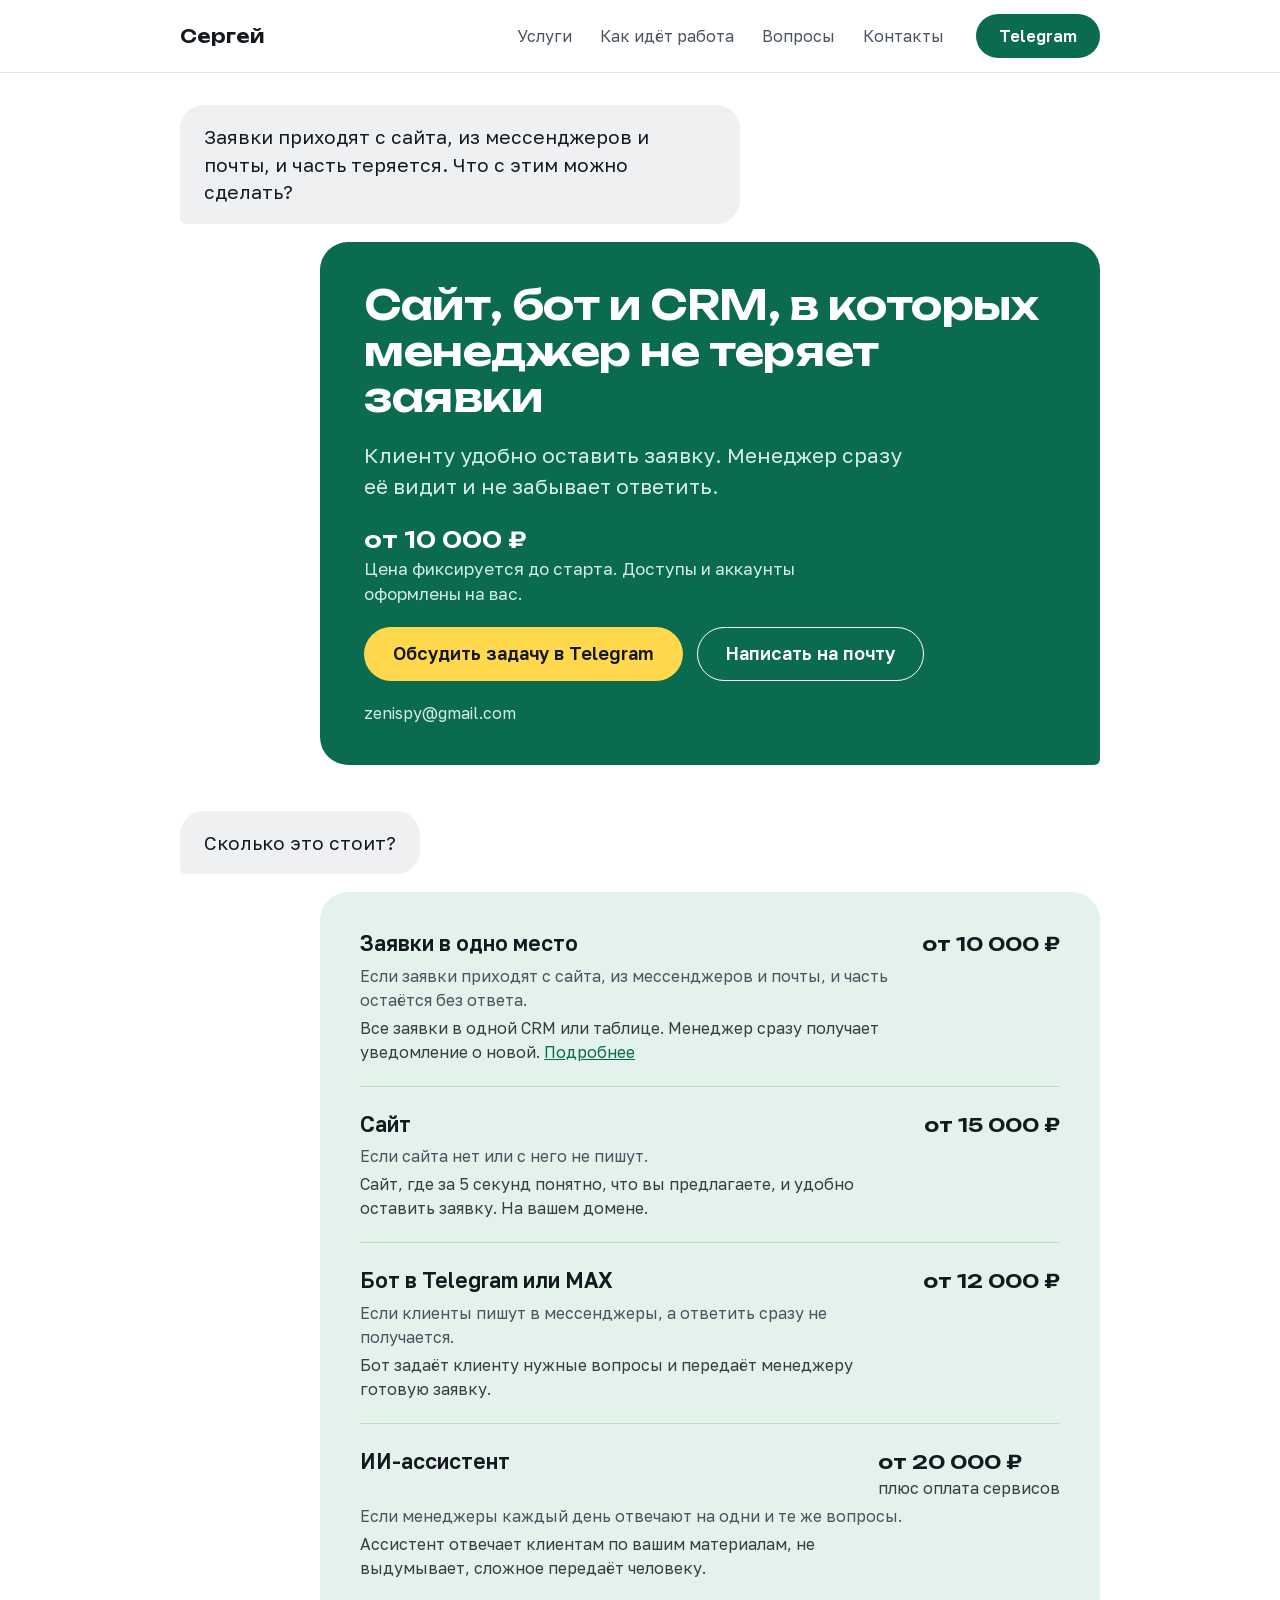
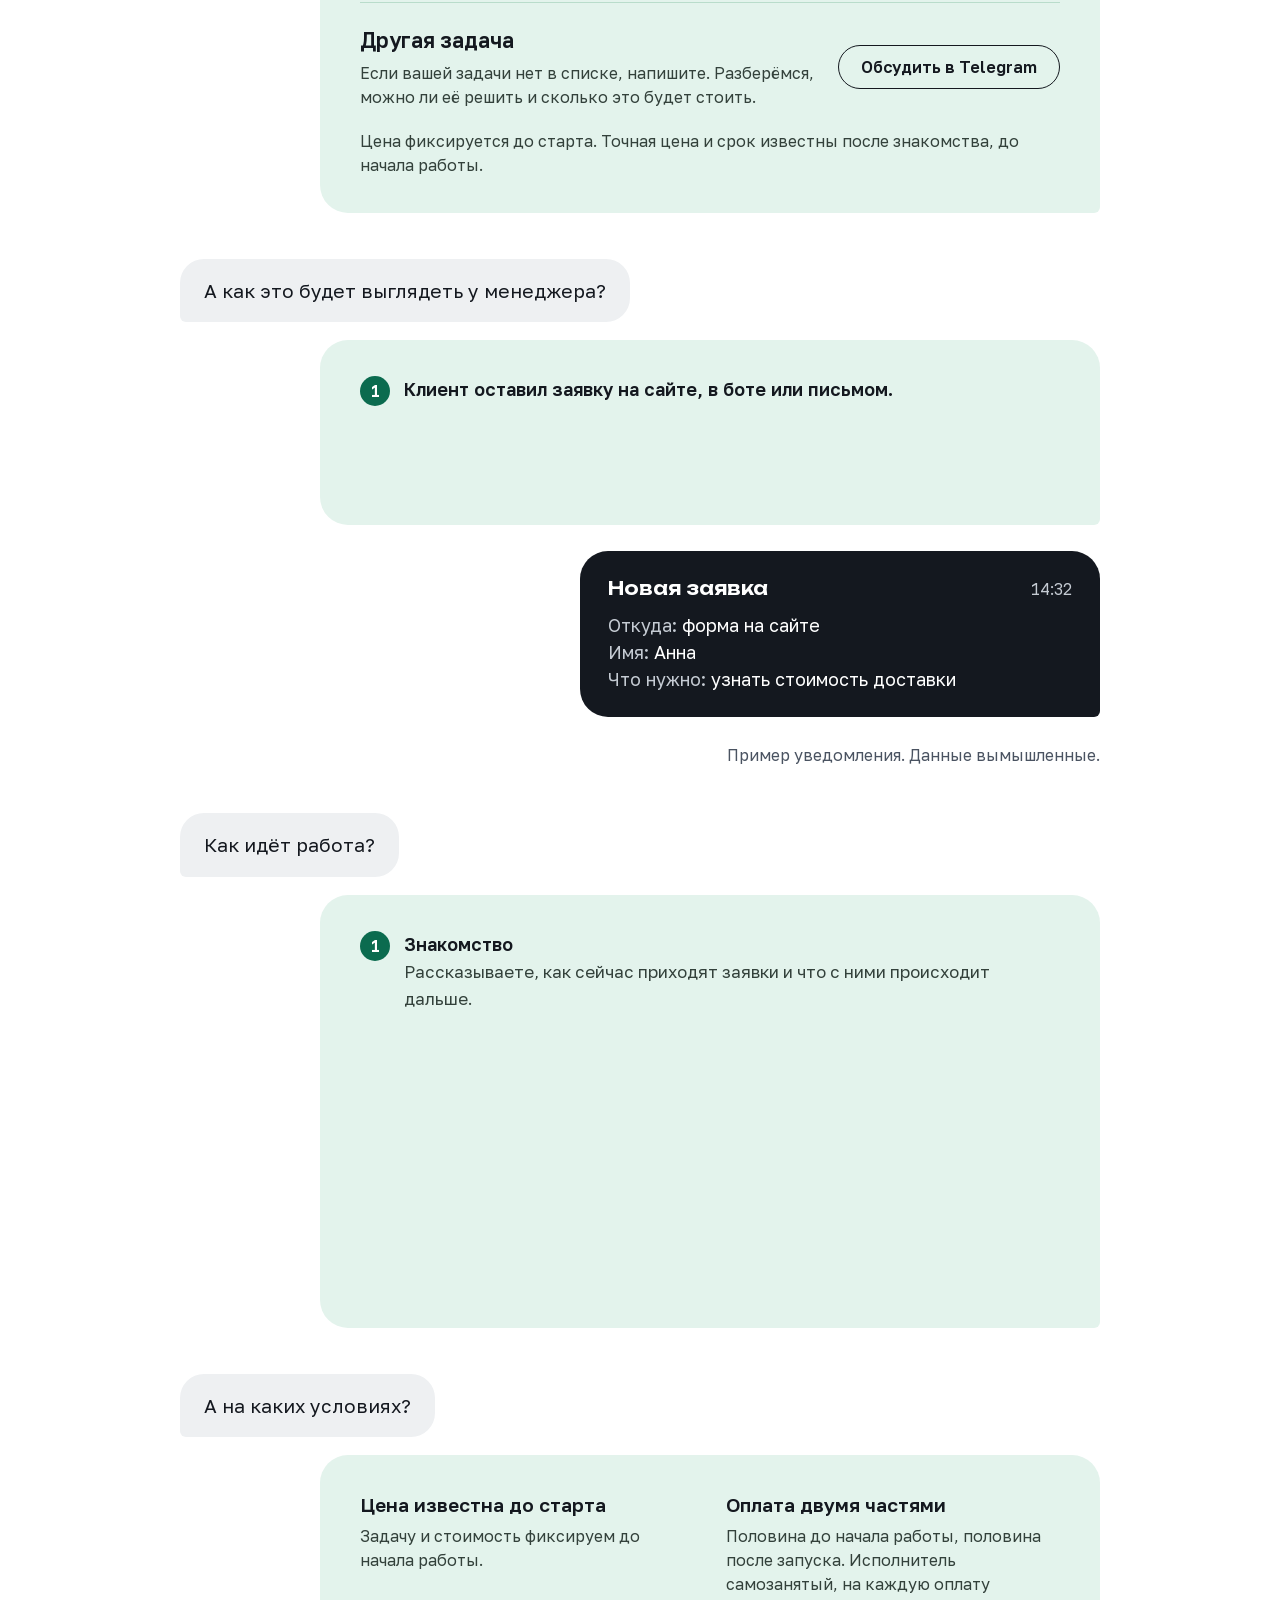
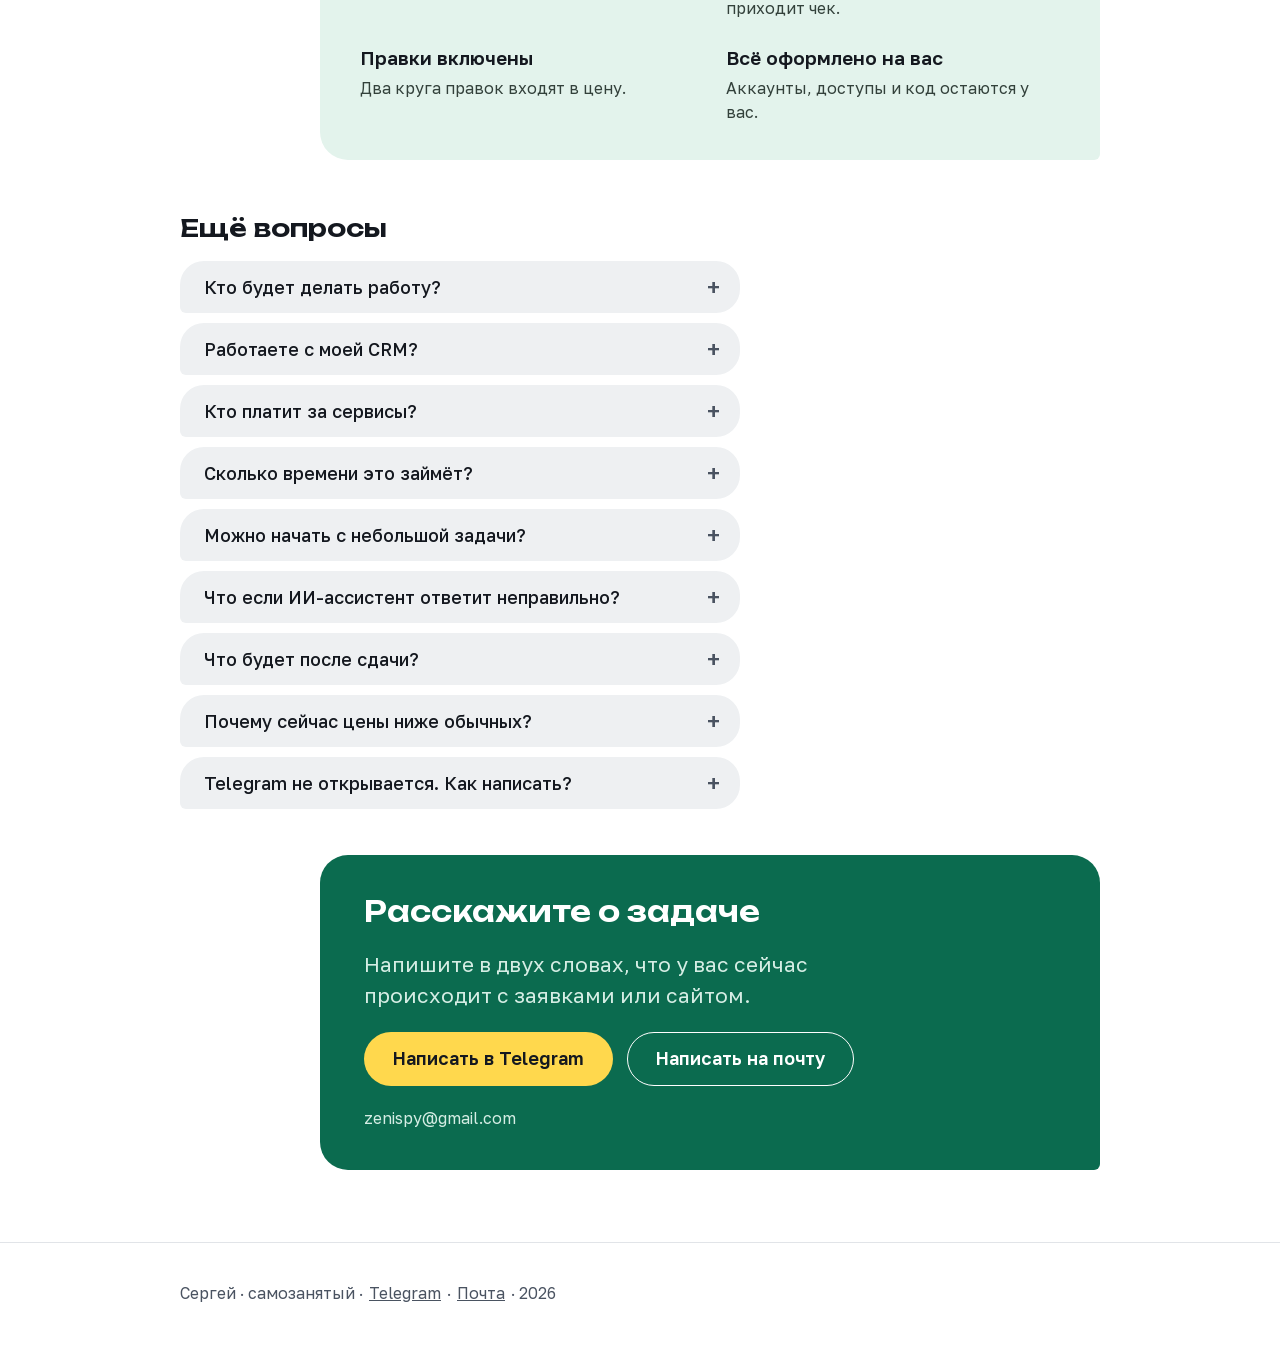
<file: index.html>
<!DOCTYPE html>
<html lang="ru">
<head>
  <meta charset="utf-8">
  <meta name="viewport" content="width=device-width, initial-scale=1">
  <title>Сайты, боты и CRM для бизнеса, от 10&nbsp;000&nbsp;₽ | Сергей</title>
  <meta name="description" content="Сайт, бот и CRM, в которых менеджер не теряет заявки. От 10&nbsp;000&nbsp;₽, цена фиксируется до старта, доступы оформлены на вас. Пишите в Telegram или на почту.">
  <meta property="og:title" content="Сайты, боты и CRM для бизнеса, от 10&nbsp;000&nbsp;₽ | Сергей">
  <meta property="og:description" content="Сайт, бот и CRM, в которых менеджер не теряет заявки. От 10&nbsp;000&nbsp;₽, цена фиксируется до старта, доступы оформлены на вас. Пишите в Telegram или на почту.">
  <meta property="og:type" content="website">
  <meta property="og:locale" content="ru_RU">
  <meta name="theme-color" content="#FFFFFF">
  <link rel="icon" href="favicon.svg" type="image/svg+xml">
  <link rel="stylesheet" href="css/base.css?v=7">
  <link rel="stylesheet" href="css/pages.css?v=7">
  <script src="js/float-button.js?v=7" defer></script>
</head>
<body>

  <header class="site-header">
    <div class="wrap header-inner">
      <a class="brand" href="index.html">Сергей</a>
      <nav class="nav" aria-label="Разделы сайта">
        <a href="#uslugi">Услуги</a>
        <a href="#kak-idet-rabota">Как идёт работа</a>
        <a href="#voprosy">Вопросы</a>
        <a href="#kontakty">Контакты</a>
      </nav>
      <a class="btn btn--small btn--green js-contact" data-place="header" href="https://t.me/zenispy">Telegram</a>
    </div>
  </header>

  <main class="wrap chat">

    <!-- 1. Первый экран -->
    <p class="q intro-q">Заявки приходят с сайта, из мессенджеров и почты, и часть теряется. Что с этим можно сделать?</p>
    <section class="a a--accent intro-a" data-hide-float>
      <h1>Сайт, бот и CRM, в которых менеджер не теряет заявки</h1>
      <p class="lead">Клиенту удобно оставить заявку. Менеджер сразу её видит и не забывает ответить.</p>
      <p class="facts"><strong>от&nbsp;10&nbsp;000&nbsp;₽</strong> Цена фиксируется до старта. Доступы и аккаунты оформлены на вас.</p>
      <div class="actions">
        <a class="btn btn--yellow js-contact" data-place="hero" href="https://t.me/zenispy">Обсудить задачу в Telegram</a>
        <a class="btn btn--line-white js-contact" data-place="hero-mail" href="mailto:zenispy@gmail.com">Написать на почту</a>
      </div>
      <p class="address">zenispy@gmail.com</p>
    </section>

    <!-- 2. Услуги и цены.
         Новая услуга: скопируй любую .price-row, поменяй название, цену и тексты. -->
    <h2 class="q">Сколько это стоит?</h2>
    <section class="a a--calm" id="uslugi">
      <div class="price-row">
        <h3>Заявки в одно место</h3>
        <span class="price">от&nbsp;10&nbsp;000&nbsp;₽</span>
        <p class="if">Если заявки приходят с сайта, из мессенджеров и почты, и часть остаётся без ответа.</p>
        <p>Все заявки в одной CRM или таблице. Менеджер сразу получает уведомление о новой. <a href="services/zayavki-i-prodazhi.html">Подробнее</a></p>
      </div>
      <div class="price-row">
        <h3>Сайт</h3>
        <span class="price">от&nbsp;15&nbsp;000&nbsp;₽</span>
        <p class="if">Если сайта нет или с него не пишут.</p>
        <p>Сайт, где за 5 секунд понятно, что вы предлагаете, и удобно оставить заявку. На вашем домене.</p>
      </div>
      <div class="price-row">
        <h3>Бот в Telegram или MAX</h3>
        <span class="price">от&nbsp;12&nbsp;000&nbsp;₽</span>
        <p class="if">Если клиенты пишут в мессенджеры, а ответить сразу не получается.</p>
        <p>Бот задаёт клиенту нужные вопросы и передаёт менеджеру готовую заявку.</p>
      </div>
      <div class="price-row">
        <h3>ИИ-ассистент</h3>
        <span class="price">от&nbsp;20&nbsp;000&nbsp;₽<small>плюс оплата сервисов</small></span>
        <p class="if">Если менеджеры каждый день отвечают на одни и те же вопросы.</p>
        <p>Ассистент отвечает клиентам по вашим материалам, не выдумывает, сложное передаёт человеку.</p>
      </div>
      <div class="price-row price-row--other">
        <h3>Другая задача</h3>
        <p>Если вашей задачи нет в списке, напишите. Разберёмся, можно ли её решить и сколько это будет стоить.</p>
        <a class="btn btn--small btn--line-ink js-contact" data-place="card-other" href="https://t.me/zenispy">Обсудить в Telegram</a>
      </div>
      <p class="price-foot">Цена фиксируется до старта. Точная цена и срок известны после знакомства, до начала работы.</p>
    </section>

    <!-- 3. Что видит менеджер -->
    <h2 class="q">А как это будет выглядеть у менеджера?</h2>
    <section class="a a--calm a--before-notice" id="kak-eto-vyglyadit">
      <ol class="steps">
        <li><strong>Клиент оставил заявку на сайте, в боте или письмом.</strong></li>
        <li><strong>Заявка появилась в вашей CRM или таблице.</strong></li>
        <li><strong>Менеджеру сразу пришло уведомление.</strong></li>
      </ol>
    </section>
    <div class="a a--dark">
      <div class="notice-head"><strong>Новая заявка</strong><time>14:32</time></div>
      <p><span>Откуда:</span> форма на сайте</p>
      <p><span>Имя:</span> Анна</p>
      <p><span>Что нужно:</span> узнать стоимость доставки</p>
    </div>
    <p class="a-note">Пример уведомления. Данные вымышленные.</p>

    <!-- 4. Как идёт работа -->
    <h2 class="q">Как идёт работа?</h2>
    <section class="a a--calm" id="kak-idet-rabota">
      <ol class="steps">
        <li><strong>Знакомство</strong><span>Рассказываете, как сейчас приходят заявки и что с ними происходит дальше.</span></li>
        <li><strong>Согласование</strong><span>Фиксируем задачу, срок и цену до начала работы.</span></li>
        <li><strong>Задумка</strong><span>Получаете описание простыми словами: как всё будет работать.</span></li>
        <li><strong>Создание</strong><span>По ходу работы видите промежуточный результат.</span></li>
        <li><strong>Правки и передача</strong><span>В конце у вас доступы и короткая инструкция.</span></li>
      </ol>
    </section>

    <!-- 5. Условия -->
    <h2 class="q">А на каких условиях?</h2>
    <section class="a a--calm" id="usloviya">
      <div class="terms">
        <div><h3>Цена известна до старта</h3><p>Задачу и стоимость фиксируем до начала работы.</p></div>
        <div><h3>Оплата двумя частями</h3><p>Половина до начала работы, половина после запуска. Исполнитель самозанятый, на каждую оплату приходит чек.</p></div>
        <div><h3>Правки включены</h3><p>Два круга правок входят в цену.</p></div>
        <div><h3>Всё оформлено на вас</h3><p>Аккаунты, доступы и код остаются у вас.</p></div>
      </div>
    </section>

    <!-- 6. Ещё вопросы.
         Новый вопрос: скопируй <details>, поменяй вопрос и ответ. -->
    <h2 class="chat-title" id="voprosy">Ещё вопросы</h2>
    <div class="faq">
      <details>
        <summary>Кто будет делать работу?</summary>
        <div class="a a--calm">Я, Сергей. Работаю как самозанятый. До этого 5 лет работал в продажах, в том числе B2B, поэтому знаю, как заявки теряются на практике.</div>
      </details>
      <details>
        <summary>Работаете с моей CRM?</summary>
        <div class="a a--calm">Скорее всего, да. Работал в Битрикс24, amoCRM, YCLIENTS, Мегаплан, EnvyCRM и 1С:CRM. Если CRM нет, подскажу, нужна ли она вам.</div>
      </details>
      <details>
        <summary>Кто платит за сервисы?</summary>
        <div class="a a--calm">Хостинг, домен, CRM и нейросеть оформляются на вас, и оплачиваете их вы напрямую. Сколько это в месяц, скажу заранее.</div>
      </details>
      <details>
        <summary>Сколько времени это займёт?</summary>
        <div class="a a--calm">Зависит от объёма задачи. Срок называю после знакомства, до начала работы.</div>
      </details>
      <details>
        <summary>Можно начать с небольшой задачи?</summary>
        <div class="a a--calm">Да. Например, с одной формы на сайте, заявки из которой сразу приходят менеджеру.</div>
      </details>
      <details>
        <summary>Что если ИИ-ассистент ответит неправильно?</summary>
        <div class="a a--calm">Он отвечает только по вашим материалам. Если ответа в них нет, передаёт вопрос человеку.</div>
      </details>
      <details>
        <summary>Что будет после сдачи?</summary>
        <div class="a a--calm">У вас останутся доступы и короткая инструкция. Сопровождение по желанию.</div>
      </details>
      <details>
        <summary>Почему сейчас цены ниже обычных?</summary>
        <div class="a a--calm">Я недавно открылся и собираю портфолио, поэтому сейчас предлагаю пониженные цены. Объём работы и правки те же, что в договорённости.</div>
      </details>
      <details>
        <summary>Telegram не открывается. Как написать?</summary>
        <div class="a a--calm">Напишите на почту <a class="js-contact" data-place="faq-mail" href="mailto:zenispy@gmail.com">zenispy@gmail.com</a>, отвечу оттуда.</div>
      </details>
    </div>

    <!-- 7. Контакты -->
    <section class="a a--accent a--last" id="kontakty" data-hide-float>
      <h2>Расскажите о задаче</h2>
      <p class="lead">Напишите в двух словах, что у вас сейчас происходит с заявками или сайтом.</p>
      <div class="actions">
        <a class="btn btn--yellow js-contact" data-place="contacts" href="https://t.me/zenispy">Написать в Telegram</a>
        <a class="btn btn--line-white js-contact" data-place="contacts-mail" href="mailto:zenispy@gmail.com">Написать на почту</a>
      </div>
      <p class="address">zenispy@gmail.com</p>
    </section>

  </main>

  <footer class="site-footer">
    <div class="wrap">Сергей · самозанятый · <a class="js-contact" data-place="footer" href="https://t.me/zenispy">Telegram</a> · <a class="js-contact" data-place="footer-mail" href="mailto:zenispy@gmail.com">Почта</a> · 2026</div>
  </footer>

  <div class="composer">
    <a class="js-contact" data-place="float" href="https://t.me/zenispy"><span>Написать о своей задаче</span><span>Telegram</span></a>
  </div>

</body>
</html>
</file>
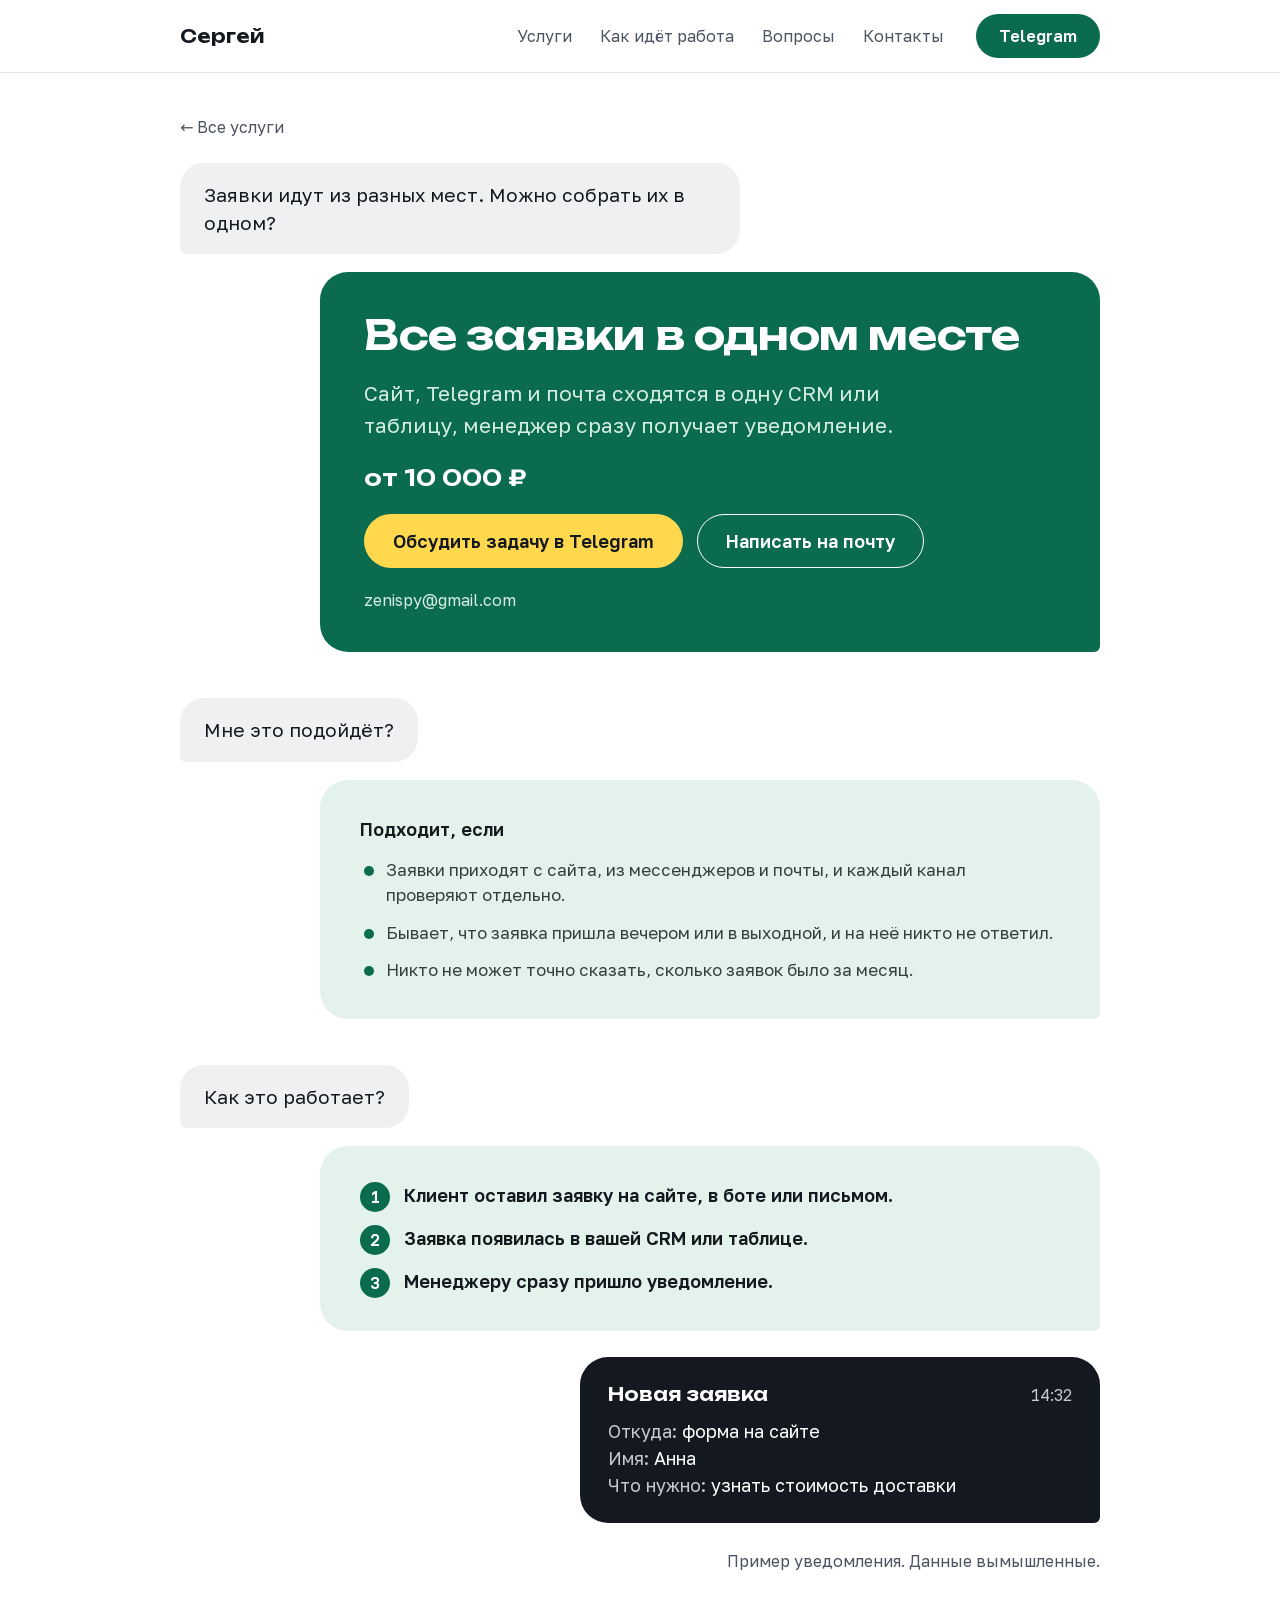
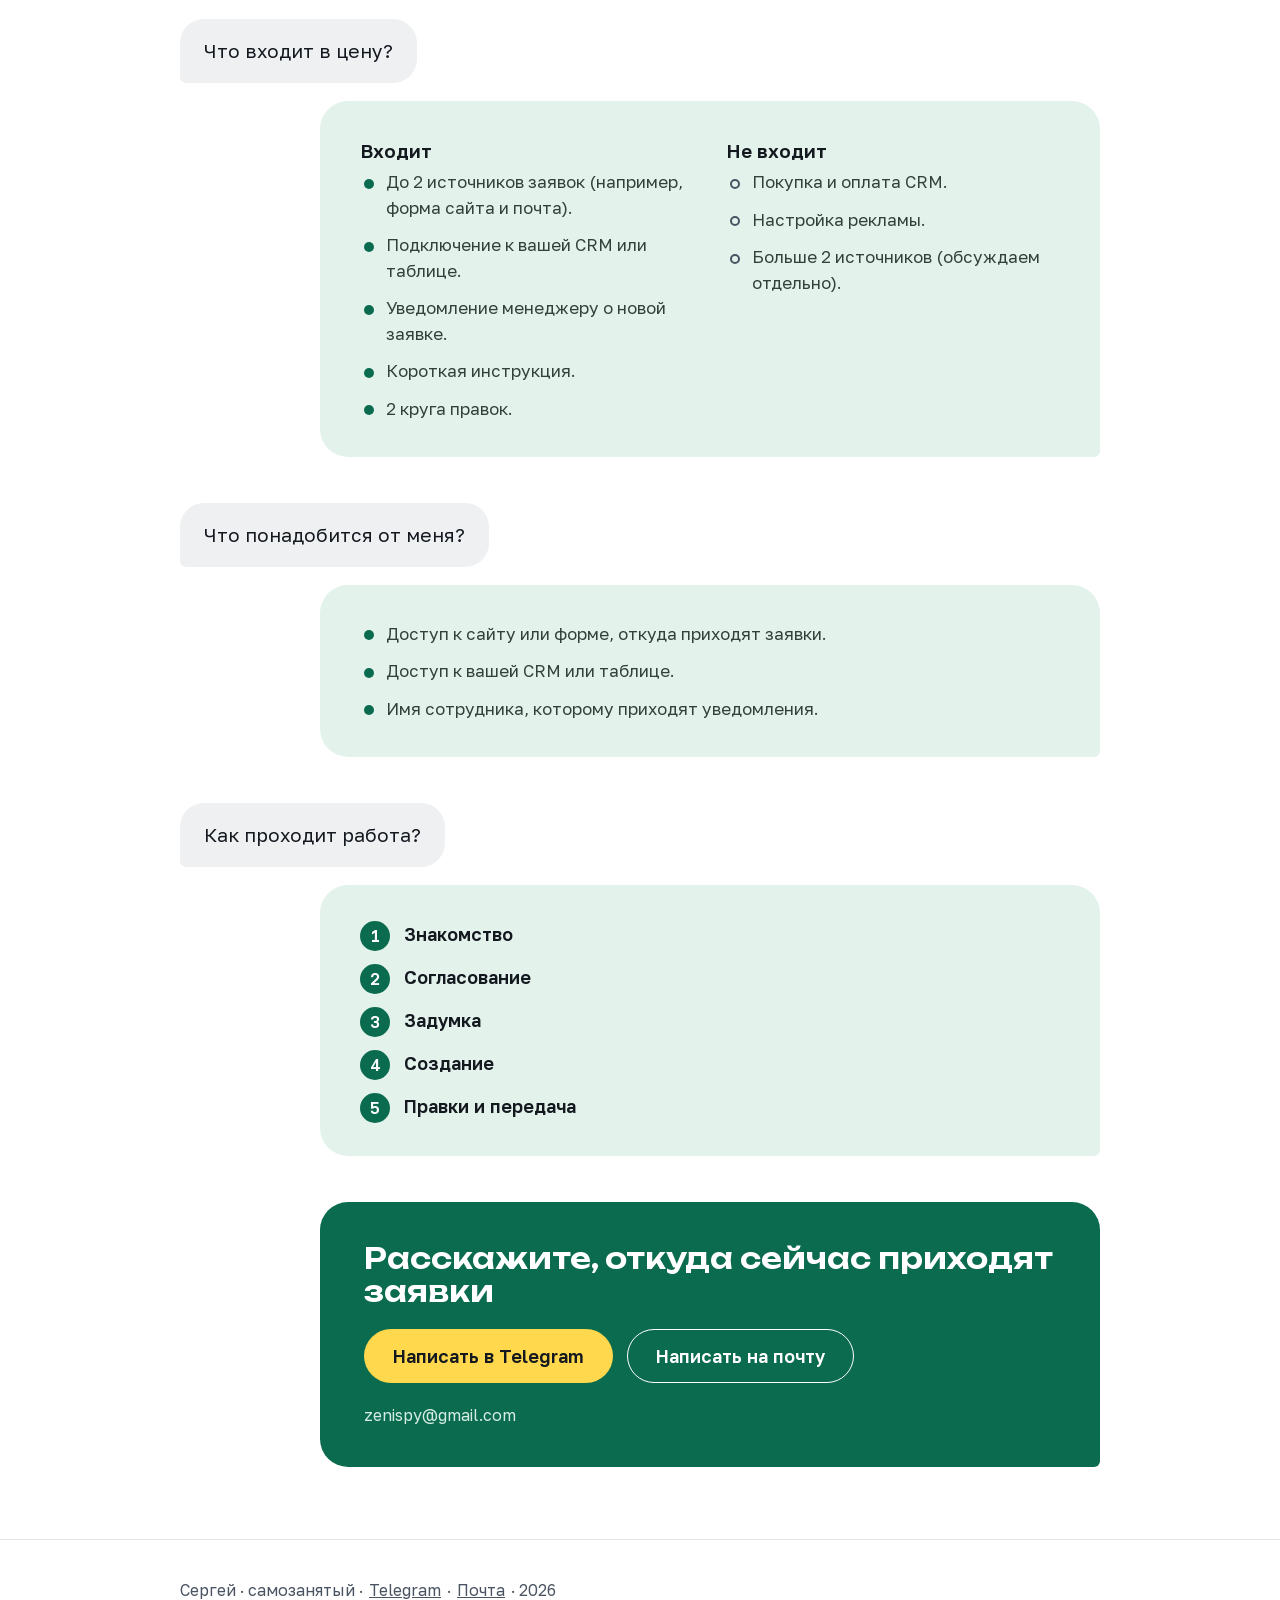
<file: services/zayavki-i-prodazhi.html>
<!DOCTYPE html>
<!-- ШАБЛОН СТРАНИЦЫ УСЛУГИ. Новая услуга: скопируй файл, поменяй title, description, og-теги и тексты блоков.
     Шапка, подвал и строка ввода остаются теми же. -->
<html lang="ru">
<head>
  <meta charset="utf-8">
  <meta name="viewport" content="width=device-width, initial-scale=1">
  <title>Все заявки в одной CRM или таблице | Сергей</title>
  <meta name="description" content="Заявки с сайта, из Telegram и почты в одной CRM или таблице, менеджер сразу получает уведомление. От 10&nbsp;000&nbsp;₽. Напишите в Telegram или на почту.">
  <meta property="og:title" content="Все заявки в одной CRM или таблице | Сергей">
  <meta property="og:description" content="Заявки с сайта, из Telegram и почты в одной CRM или таблице, менеджер сразу получает уведомление. От 10&nbsp;000&nbsp;₽. Напишите в Telegram или на почту.">
  <meta property="og:type" content="website">
  <meta property="og:locale" content="ru_RU">
  <meta name="theme-color" content="#FFFFFF">
  <link rel="icon" href="../favicon.svg" type="image/svg+xml">
  <link rel="stylesheet" href="../css/base.css?v=7">
  <link rel="stylesheet" href="../css/pages.css?v=7">
  <script src="../js/float-button.js?v=7" defer></script>
</head>
<body>

  <header class="site-header">
    <div class="wrap header-inner">
      <a class="brand" href="../index.html">Сергей</a>
      <nav class="nav" aria-label="Разделы сайта">
        <a href="../index.html#uslugi">Услуги</a>
        <a href="../index.html#kak-idet-rabota">Как идёт работа</a>
        <a href="../index.html#voprosy">Вопросы</a>
        <a href="../index.html#kontakty">Контакты</a>
      </nav>
      <a class="btn btn--small btn--green js-contact" data-place="service-header" href="https://t.me/zenispy">Telegram</a>
    </div>
  </header>

  <main class="wrap chat">

    <a class="back-link" href="../index.html#uslugi">← Все услуги</a>

    <!-- 1. Первый экран -->
    <p class="q">Заявки идут из разных мест. Можно собрать их в одном?</p>
    <section class="a a--accent" data-hide-float>
      <h1>Все заявки в одном месте</h1>
      <p class="lead">Сайт, Telegram и почта сходятся в одну CRM или таблицу, менеджер сразу получает уведомление.</p>
      <p class="facts"><strong>от&nbsp;10&nbsp;000&nbsp;₽</strong></p>
      <div class="actions">
        <a class="btn btn--yellow js-contact" data-place="service-hero" href="https://t.me/zenispy">Обсудить задачу в Telegram</a>
        <a class="btn btn--line-white js-contact" data-place="service-hero-mail" href="mailto:zenispy@gmail.com">Написать на почту</a>
      </div>
      <p class="address">zenispy@gmail.com</p>
    </section>

    <!-- 2. Подходит ли -->
    <h2 class="q">Мне это подойдёт?</h2>
    <section class="a a--calm">
      <p class="list-lead">Подходит, если</p>
      <ul class="list">
        <li>Заявки приходят с сайта, из мессенджеров и почты, и каждый канал проверяют отдельно.</li>
        <li>Бывает, что заявка пришла вечером или в выходной, и на неё никто не ответил.</li>
        <li>Никто не может точно сказать, сколько заявок было за месяц.</li>
      </ul>
    </section>

    <!-- 3. Как это работает -->
    <h2 class="q">Как это работает?</h2>
    <section class="a a--calm a--before-notice">
      <ol class="steps">
        <li><strong>Клиент оставил заявку на сайте, в боте или письмом.</strong></li>
        <li><strong>Заявка появилась в вашей CRM или таблице.</strong></li>
        <li><strong>Менеджеру сразу пришло уведомление.</strong></li>
      </ol>
    </section>
    <div class="a a--dark">
      <div class="notice-head"><strong>Новая заявка</strong><time>14:32</time></div>
      <p><span>Откуда:</span> форма на сайте</p>
      <p><span>Имя:</span> Анна</p>
      <p><span>Что нужно:</span> узнать стоимость доставки</p>
    </div>
    <p class="a-note">Пример уведомления. Данные вымышленные.</p>

    <!-- 4. Что входит в цену -->
    <h2 class="q">Что входит в цену?</h2>
    <section class="a a--calm">
      <div class="terms">
        <div>
          <h3>Входит</h3>
          <ul class="list">
            <li>До 2 источников заявок (например, форма сайта и почта).</li>
            <li>Подключение к вашей CRM или таблице.</li>
            <li>Уведомление менеджеру о новой заявке.</li>
            <li>Короткая инструкция.</li>
            <li>2 круга правок.</li>
          </ul>
        </div>
        <div>
          <h3>Не входит</h3>
          <ul class="list list--no">
            <li>Покупка и оплата CRM.</li>
            <li>Настройка рекламы.</li>
            <li>Больше 2 источников (обсуждаем отдельно).</li>
          </ul>
        </div>
      </div>
    </section>

    <!-- 5. Что понадобится -->
    <h2 class="q">Что понадобится от меня?</h2>
    <section class="a a--calm">
      <ul class="list">
        <li>Доступ к сайту или форме, откуда приходят заявки.</li>
        <li>Доступ к вашей CRM или таблице.</li>
        <li>Имя сотрудника, которому приходят уведомления.</li>
      </ul>
    </section>

    <!-- 6. Как проходит работа -->
    <h2 class="q">Как проходит работа?</h2>
    <section class="a a--calm">
      <ol class="steps">
        <li><strong>Знакомство</strong></li>
        <li><strong>Согласование</strong></li>
        <li><strong>Задумка</strong></li>
        <li><strong>Создание</strong></li>
        <li><strong>Правки и передача</strong></li>
      </ol>
    </section>

    <!-- 7. Контакты -->
    <section class="a a--accent a--last" data-hide-float>
      <h2>Расскажите, откуда сейчас приходят заявки</h2>
      <div class="actions">
        <a class="btn btn--yellow js-contact" data-place="service-cta" href="https://t.me/zenispy">Написать в Telegram</a>
        <a class="btn btn--line-white js-contact" data-place="service-cta-mail" href="mailto:zenispy@gmail.com">Написать на почту</a>
      </div>
      <p class="address">zenispy@gmail.com</p>
    </section>

  </main>

  <footer class="site-footer">
    <div class="wrap">Сергей · самозанятый · <a class="js-contact" data-place="service-footer" href="https://t.me/zenispy">Telegram</a> · <a class="js-contact" data-place="service-footer-mail" href="mailto:zenispy@gmail.com">Почта</a> · 2026</div>
  </footer>

  <div class="composer">
    <a class="js-contact" data-place="service-float" href="https://t.me/zenispy"><span>Написать о своей задаче</span><span>Telegram</span></a>
  </div>

</body>
</html>
</file>
<file: css/base.css>
/* Основа: переменные (цвета, шрифты), шрифты из fonts/, шапка, кнопки, подвал.
   Стиль «Переписка»: белый фон, зелёный, жёлтая главная кнопка. Цвета брать только отсюда. */

:root {
  --bg: #FFFFFF;
  --ink: #14181F;            /* основной текст */
  --muted: #4A5361;          /* второстепенный текст, меню */
  --line: #E1E4E8;           /* тонкие линии шапки и подвала */
  --bubble-in: #EEF0F2;      /* сообщение клиента */
  --green: #0B6B4F;          /* главный ответ, кнопки, цифры шагов */
  --green-soft: #D5EDE4;     /* второстепенный текст на зелёном */
  --tint: #E3F3EC;           /* спокойный ответ */
  --tint-line: #B9DCCB;      /* линии внутри спокойного ответа */
  --tint-text: #33413B;      /* текст внутри спокойного ответа */
  --yellow: #FFD84D;         /* главная кнопка на зелёном */
  --dark: #14181F;           /* уведомление */
  --dark-soft: #C5CBD3;      /* подписи в уведомлении */

  --font-display: "Unbounded", "Golos Text", system-ui, sans-serif;
  --font-text: "Golos Text", system-ui, -apple-system, "Segoe UI", Roboto, sans-serif;
}

/* Шрифты лежат в папке fonts/. Golos Text переменный: один файл на все начертания 400-600.
   Подмножества (cyrillic, latin, latin-ext) браузер подгружает только по необходимости.
   ₽ лежит в latin-ext. */
@font-face {
  font-family: "Golos Text";
  font-style: normal;
  font-weight: 400 600;
  font-display: swap;
  src: url("../fonts/golos-text-cyrillic.woff2") format("woff2");
  unicode-range: U+0301, U+0400-045F, U+0490-0491, U+04B0-04B1, U+2116;
}
@font-face {
  font-family: "Golos Text";
  font-style: normal;
  font-weight: 400 600;
  font-display: swap;
  src: url("../fonts/golos-text-latin-ext.woff2") format("woff2");
  unicode-range: U+0100-02BA, U+02BD-02C5, U+02C7-02CC, U+02CE-02D7, U+02DD-02FF, U+0304, U+0308, U+0329, U+1D00-1DBF, U+1E00-1E9F, U+1EF2-1EFF, U+2020, U+20A0-20AB, U+20AD-20C0, U+2113, U+2C60-2C7F, U+A720-A7FF;
}
@font-face {
  font-family: "Golos Text";
  font-style: normal;
  font-weight: 400 600;
  font-display: swap;
  src: url("../fonts/golos-text-latin.woff2") format("woff2");
  unicode-range: U+0000-00FF, U+0131, U+0152-0153, U+02BB-02BC, U+02C6, U+02DA, U+02DC, U+0304, U+0308, U+0329, U+2000-206F, U+20AC, U+2122, U+2191, U+2193, U+2212, U+2215, U+FEFF, U+FFFD;
}
@font-face {
  font-family: "Unbounded";
  font-style: normal;
  font-weight: 600;
  font-display: swap;
  src: url("../fonts/unbounded-cyrillic.woff2") format("woff2");
  unicode-range: U+0301, U+0400-045F, U+0490-0491, U+04B0-04B1, U+2116;
}
@font-face {
  font-family: "Unbounded";
  font-style: normal;
  font-weight: 600;
  font-display: swap;
  src: url("../fonts/unbounded-latin-ext.woff2") format("woff2");
  unicode-range: U+0100-02BA, U+02BD-02C5, U+02C7-02CC, U+02CE-02D7, U+02DD-02FF, U+0304, U+0308, U+0329, U+1D00-1DBF, U+1E00-1E9F, U+1EF2-1EFF, U+2020, U+20A0-20AB, U+20AD-20C0, U+2113, U+2C60-2C7F, U+A720-A7FF;
}
@font-face {
  font-family: "Unbounded";
  font-style: normal;
  font-weight: 600;
  font-display: swap;
  src: url("../fonts/unbounded-latin.woff2") format("woff2");
  unicode-range: U+0000-00FF, U+0131, U+0152-0153, U+02BB-02BC, U+02C6, U+02DA, U+02DC, U+0304, U+0308, U+0329, U+2000-206F, U+20AC, U+2122, U+2191, U+2193, U+2212, U+2215, U+FEFF, U+FFFD;
}

*,
*::before,
*::after {
  box-sizing: border-box;
}

html {
  scroll-behavior: smooth;
}

body {
  margin: 0;
  background: var(--bg);
  color: var(--ink);
  font-family: var(--font-text);
  font-size: 18px;
  line-height: 1.5;
  -webkit-text-size-adjust: 100%;
}

a {
  color: var(--green);
}

h1,
h2,
h3,
p {
  margin: 0;
}

.wrap {
  max-width: 1000px;
  margin: 0 auto;
  padding: 0 40px;
}

/* Шапка */
.site-header {
  position: sticky;
  top: 0;
  z-index: 10;
  background: rgba(255, 255, 255, 0.92);
  -webkit-backdrop-filter: blur(8px);
  backdrop-filter: blur(8px);
  border-bottom: 1px solid var(--line);
}

.header-inner {
  display: flex;
  align-items: center;
  gap: 32px;
  padding-top: 14px;
  padding-bottom: 14px;
}

.brand {
  display: inline-flex;
  align-items: center;
  min-height: 44px;
  font-family: var(--font-display);
  font-weight: 600;
  font-size: 18px;
  color: var(--ink);
  text-decoration: none;
}

.nav {
  display: flex;
  gap: 28px;
  margin-left: auto;
}

.nav a {
  display: inline-flex;
  align-items: center;
  min-height: 44px;
  color: var(--muted);
  font-size: 16px;
  text-decoration: none;
}

.nav a:hover {
  color: var(--ink);
}

/* Кнопки: полное скругление. Варианты: yellow, green, line-white, line-ink */
.btn {
  display: inline-flex;
  align-items: center;
  justify-content: center;
  min-height: 54px;
  padding: 0 28px;
  border: 1.5px solid transparent;
  border-radius: 999px;
  font-weight: 600;
  font-size: 18px;
  text-align: center;
  text-decoration: none;
}

.btn--small {
  min-height: 44px;
  padding: 0 22px;
  font-size: 16px;
}

.btn--green {
  background: var(--green);
  color: #FFFFFF;
}

.btn--yellow {
  background: var(--yellow);
  color: var(--ink);
}

.btn--line-white {
  border-color: #FFFFFF;
  color: #FFFFFF;
}

.btn--line-ink {
  border-color: var(--ink);
  color: var(--ink);
}

a:focus-visible,
summary:focus-visible {
  outline: 3px solid var(--ink);
  outline-offset: 3px;
}

/* Белый контур на зелёном фоне, иначе тёмный не виден */
.a--accent a:focus-visible {
  outline-color: #FFFFFF;
}

/* Подвал */
.site-footer {
  border-top: 1px solid var(--line);
  padding: 28px 0 40px;
  font-size: 16px;
  color: var(--muted);
}

.site-footer a {
  display: inline-block;
  padding: 10px 2px;
  color: var(--muted);
}

/* Телефон и узкий планшет: в шапке только «Сергей» и кнопка Telegram */
@media (max-width: 900px) {
  .nav {
    display: none;
  }

  .header-inner {
    justify-content: space-between;
  }
}

@media (max-width: 760px) {
  body {
    font-size: 16px;
  }

  .wrap {
    padding: 0 16px;
  }

  .header-inner {
    padding-top: 10px;
    padding-bottom: 10px;
  }

  .brand {
    font-size: 16px;
  }

  .btn {
    min-height: 50px;
    padding: 0 20px;
    font-size: 16px;
  }

  .btn--small {
    min-height: 44px;
  }
}

@media (prefers-reduced-motion: reduce) {
  html {
    scroll-behavior: auto;
  }
}
</file>
<file: css/pages.css>
/* Стили блоков главной и страницы услуги.
   Страница устроена как переписка: .q (вопрос клиента, слева) и .a (ответ, справа). */

/* Переписка */
.chat {
  display: flex;
  flex-direction: column;
  gap: 18px;
  padding-top: 32px;
  padding-bottom: 72px;
}

.back-link {
  align-self: flex-start;
  display: inline-flex;
  align-items: center;
  min-height: 44px;
  margin-bottom: -4px;
  color: var(--muted);
  font-size: 16px;
  text-decoration: none;
}

.back-link:hover {
  color: var(--ink);
}

/* Сообщение клиента */
.q {
  align-self: flex-start;
  max-width: 560px;
  padding: 18px 24px;
  background: var(--bubble-in);
  border-radius: 24px 24px 24px 6px;
  font-family: var(--font-text);
  font-size: 19px;
  font-weight: 400;
  line-height: 1.45;
}

/* Заголовок без пузыря («Ещё вопросы») */
.chat-title {
  align-self: flex-start;
  margin-top: 8px;
  font-family: var(--font-display);
  font-weight: 600;
  font-size: 24px;
  line-height: 1.2;
  scroll-margin-top: 90px;
}

/* Ответ */
.a {
  align-self: flex-end;
  width: 100%;
  max-width: 780px;
  margin-bottom: 28px;
  padding: 36px 40px;
  border-radius: 28px 28px 6px 28px;
  scroll-margin-top: 90px;
}

.a--accent {
  display: flex;
  flex-direction: column;
  gap: 20px;
  padding: 40px 44px;
  background: var(--green);
  color: #FFFFFF;
}

.a--calm {
  background: var(--tint);
}

.a--dark {
  max-width: 520px;
  margin-bottom: 8px;
  padding: 24px 28px;
  background: var(--dark);
  color: #FFFFFF;
}

.a--before-notice {
  margin-bottom: 8px;
}

.a--last {
  margin-bottom: 0;
}

.a-note {
  align-self: flex-end;
  margin-bottom: 28px;
  font-size: 16px;
  color: var(--muted);
}

/* Первый экран и контакты (главный ответ) */
.a--accent h1 {
  font-family: var(--font-display);
  font-weight: 600;
  font-size: 40px;
  line-height: 1.15;
  letter-spacing: -0.01em;
}

.a--accent h2 {
  font-family: var(--font-display);
  font-weight: 600;
  font-size: 28px;
  line-height: 1.2;
}

.lead {
  max-width: 26em;
  font-size: 21px;
  color: var(--green-soft);
}

.facts {
  max-width: 30em;
  font-size: 17px;
  color: var(--green-soft);
}

.facts strong {
  display: block;
  font-family: var(--font-display);
  font-weight: 600;
  font-size: 22px;
  color: #FFFFFF;
  white-space: nowrap;
}

.actions {
  display: flex;
  flex-wrap: wrap;
  gap: 14px;
}

.address {
  font-size: 16px;
  color: var(--green-soft);
}

/* Цены */
.price-row {
  display: grid;
  grid-template-columns: minmax(0, 1fr) auto;
  column-gap: 24px;
  row-gap: 4px;
  align-items: baseline;
  padding: 22px 0;
  border-bottom: 1px solid var(--tint-line);
}

.price-row:first-child {
  padding-top: 0;
}

.price-row h3 {
  font-size: 21px;
  font-weight: 600;
}

.price {
  font-family: var(--font-display);
  font-weight: 600;
  font-size: 19px;
  white-space: nowrap;
}

.price small {
  display: block;
  font-family: var(--font-text);
  font-weight: 400;
  font-size: 16px;
  color: var(--tint-text);
  text-align: right;
}

.price-row p {
  grid-column: 1 / -1;
  max-width: 34em;
  font-size: 16px;
  color: var(--tint-text);
}

.price-row .if {
  color: var(--muted);
}

.price-row--other {
  align-items: center;
  padding-bottom: 0;
  border-bottom: 0;
}

.price-row--other p {
  grid-column: 1;
}

.price-row--other .btn {
  grid-column: 2;
  grid-row: 1 / span 2;
}

.price-foot {
  margin-top: 20px;
  font-size: 16px;
  color: var(--tint-text);
}

/* Шаги и условия */
.steps {
  display: grid;
  gap: 16px;
  margin: 0;
  padding: 0;
  list-style: none;
  counter-reset: s;
}

.steps li {
  position: relative;
  padding-left: 44px;
  counter-increment: s;
}

.steps li::before {
  content: counter(s);
  position: absolute;
  top: 0;
  left: 0;
  display: flex;
  align-items: center;
  justify-content: center;
  width: 30px;
  height: 30px;
  border-radius: 50%;
  background: var(--green);
  color: #FFFFFF;
  font-weight: 600;
  font-size: 16px;
}

.steps strong {
  display: block;
}

.steps span {
  font-size: 17px;
  color: var(--tint-text);
}

.terms {
  display: grid;
  grid-template-columns: repeat(2, minmax(0, 1fr));
  gap: 24px 32px;
}

.terms h3 {
  margin-bottom: 4px;
  font-size: 19px;
  font-weight: 600;
}

.terms p {
  font-size: 16px;
  color: var(--tint-text);
}

/* Списки на странице услуги: маркер рисуется в CSS */
.list {
  display: grid;
  gap: 12px;
  margin: 0;
  padding: 0;
  list-style: none;
}

.list li {
  position: relative;
  padding-left: 26px;
  font-size: 17px;
  color: var(--tint-text);
}

.list li::before {
  content: "";
  position: absolute;
  top: 0.55em;
  left: 4px;
  width: 10px;
  height: 10px;
  border-radius: 50%;
  background: var(--green);
}

.list--no li::before {
  background: none;
  border: 2px solid var(--muted);
}

.list-lead {
  margin-bottom: 14px;
  font-weight: 600;
}

/* Уведомление */
.notice-head {
  display: flex;
  justify-content: space-between;
  align-items: baseline;
  gap: 16px;
  margin-bottom: 10px;
}

.notice-head strong {
  font-family: var(--font-display);
  font-weight: 600;
  font-size: 18px;
}

.notice-head time {
  font-size: 16px;
  color: var(--dark-soft);
  font-variant-numeric: tabular-nums;
}

.a--dark p span {
  color: var(--dark-soft);
}

/* Ещё вопросы: вопрос как сообщение клиента, ответ раскрывается справа */
.faq {
  display: flex;
  flex-direction: column;
  gap: 10px;
  margin-bottom: 28px;
}

.faq details {
  display: flex;
  flex-direction: column;
}

.faq summary {
  align-self: flex-start;
  display: inline-flex;
  align-items: center;
  gap: 14px;
  max-width: 560px;
  min-height: 52px;
  padding: 12px 20px 12px 24px;
  background: var(--bubble-in);
  border-radius: 24px 24px 24px 6px;
  font-size: 18px;
  font-weight: 500;
  list-style: none;
  cursor: pointer;
}

.faq summary::-webkit-details-marker {
  display: none;
}

.faq summary::after {
  content: "+";
  flex: none;
  margin-left: auto;
  font-size: 24px;
  line-height: 1;
  color: var(--muted);
}

.faq details[open] summary::after {
  content: "\2212";
}

.faq .a {
  margin: 10px 0 8px auto;
  padding: 22px 28px;
  font-size: 17px;
  color: var(--tint-text);
}

/* Строка ввода внизу экрана: только телефон */
.composer {
  display: none;
}

/* Движение: одно на страницу. Сначала вопрос, через 0,2 с ответ. */
@keyframes rise {
  from {
    opacity: 0;
    transform: translateY(8px);
  }

  to {
    opacity: 1;
    transform: none;
  }
}

.intro-q {
  animation: rise 0.3s ease-out both;
}

.intro-a {
  animation: rise 0.3s ease-out 0.2s both;
}

@media (prefers-reduced-motion: reduce) {
  .intro-q,
  .intro-a {
    animation: none;
  }
}

/* Телефон */
@media (max-width: 760px) {
  body {
    padding-bottom: calc(84px + env(safe-area-inset-bottom, 0px));
  }

  .chat {
    gap: 12px;
    padding-top: 8px;
    padding-bottom: 40px;
  }

  .back-link {
    margin-bottom: 0;
  }

  .q {
    max-width: 84%;
    padding: 12px 16px;
    border-radius: 20px 20px 20px 5px;
    font-size: 16px;
  }

  .chat-title {
    font-size: 20px;
  }

  .a {
    max-width: calc(100% - 20px);
    margin-bottom: 16px;
    padding: 20px;
    border-radius: 24px 24px 5px 24px;
  }

  .a--accent {
    gap: 14px;
    padding: 22px;
  }

  .a--accent h1 {
    font-size: 23px;
    line-height: 1.18;
  }

  .a--accent h2 {
    font-size: 22px;
  }

  .lead {
    font-size: 16px;
  }

  .facts {
    font-size: 16px;
  }

  .facts strong {
    font-size: 18px;
  }

  .actions {
    flex-direction: column;
    gap: 10px;
  }

  .address {
    text-align: center;
  }

  /* Цена уходит под название: рядом с ним на узком экране не помещается */
  .price-row {
    grid-template-columns: minmax(0, 1fr);
    padding: 16px 0;
  }

  .price-row h3 {
    font-size: 17px;
  }

  .price {
    font-size: 16px;
  }

  .price small {
    display: inline;
    margin-left: 6px;
  }

  .price-row--other p,
  .price-row--other .btn {
    grid-column: 1 / -1;
    grid-row: auto;
  }

  .price-row--other .btn {
    margin-top: 10px;
  }

  .terms {
    grid-template-columns: 1fr;
    gap: 16px;
  }

  .steps span,
  .list li {
    font-size: 16px;
  }

  .a--dark {
    max-width: calc(100% - 20px);
  }

  .a-note {
    margin-bottom: 16px;
    text-align: right;
  }

  .faq summary {
    max-width: 92%;
    padding: 10px 16px 10px 18px;
    border-radius: 20px 20px 20px 5px;
    font-size: 16px;
  }

  .faq .a {
    padding: 16px 18px;
    font-size: 16px;
  }

  .composer {
    position: fixed;
    right: 0;
    bottom: 0;
    left: 0;
    z-index: 20;
    display: block;
    padding: 10px 16px calc(12px + env(safe-area-inset-bottom, 0px));
    background: #FFFFFF;
    border-top: 1px solid var(--line);
  }

  .composer:not(.is-visible) {
    visibility: hidden;
  }

  .composer a {
    display: flex;
    align-items: center;
    justify-content: space-between;
    gap: 12px;
    min-height: 52px;
    padding: 0 8px 0 20px;
    border: 1.5px solid var(--ink);
    border-radius: 999px;
    color: var(--muted);
    font-size: 16px;
    text-decoration: none;
  }

  .composer a span:last-child {
    display: inline-flex;
    align-items: center;
    min-height: 38px;
    padding: 0 16px;
    border-radius: 999px;
    background: var(--green);
    color: #FFFFFF;
    font-weight: 600;
    font-size: 16px;
  }
}
</file>
